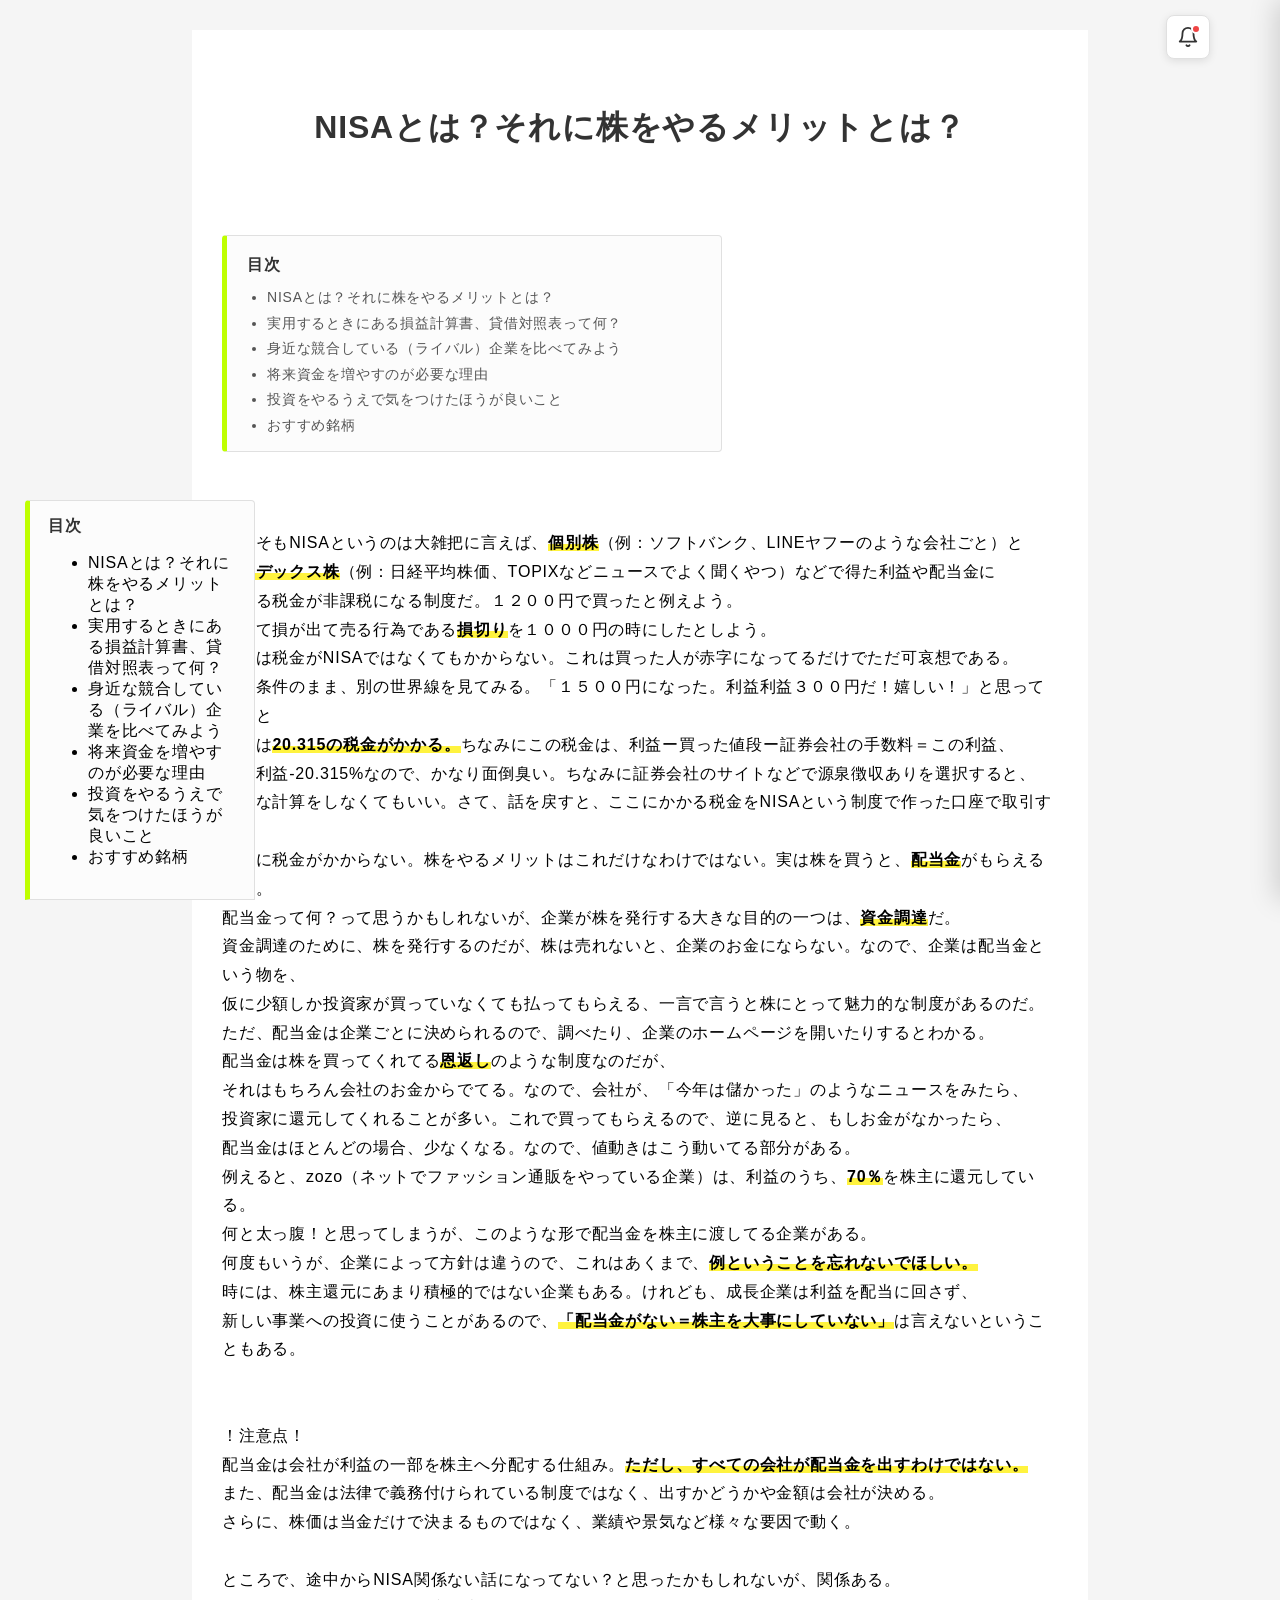
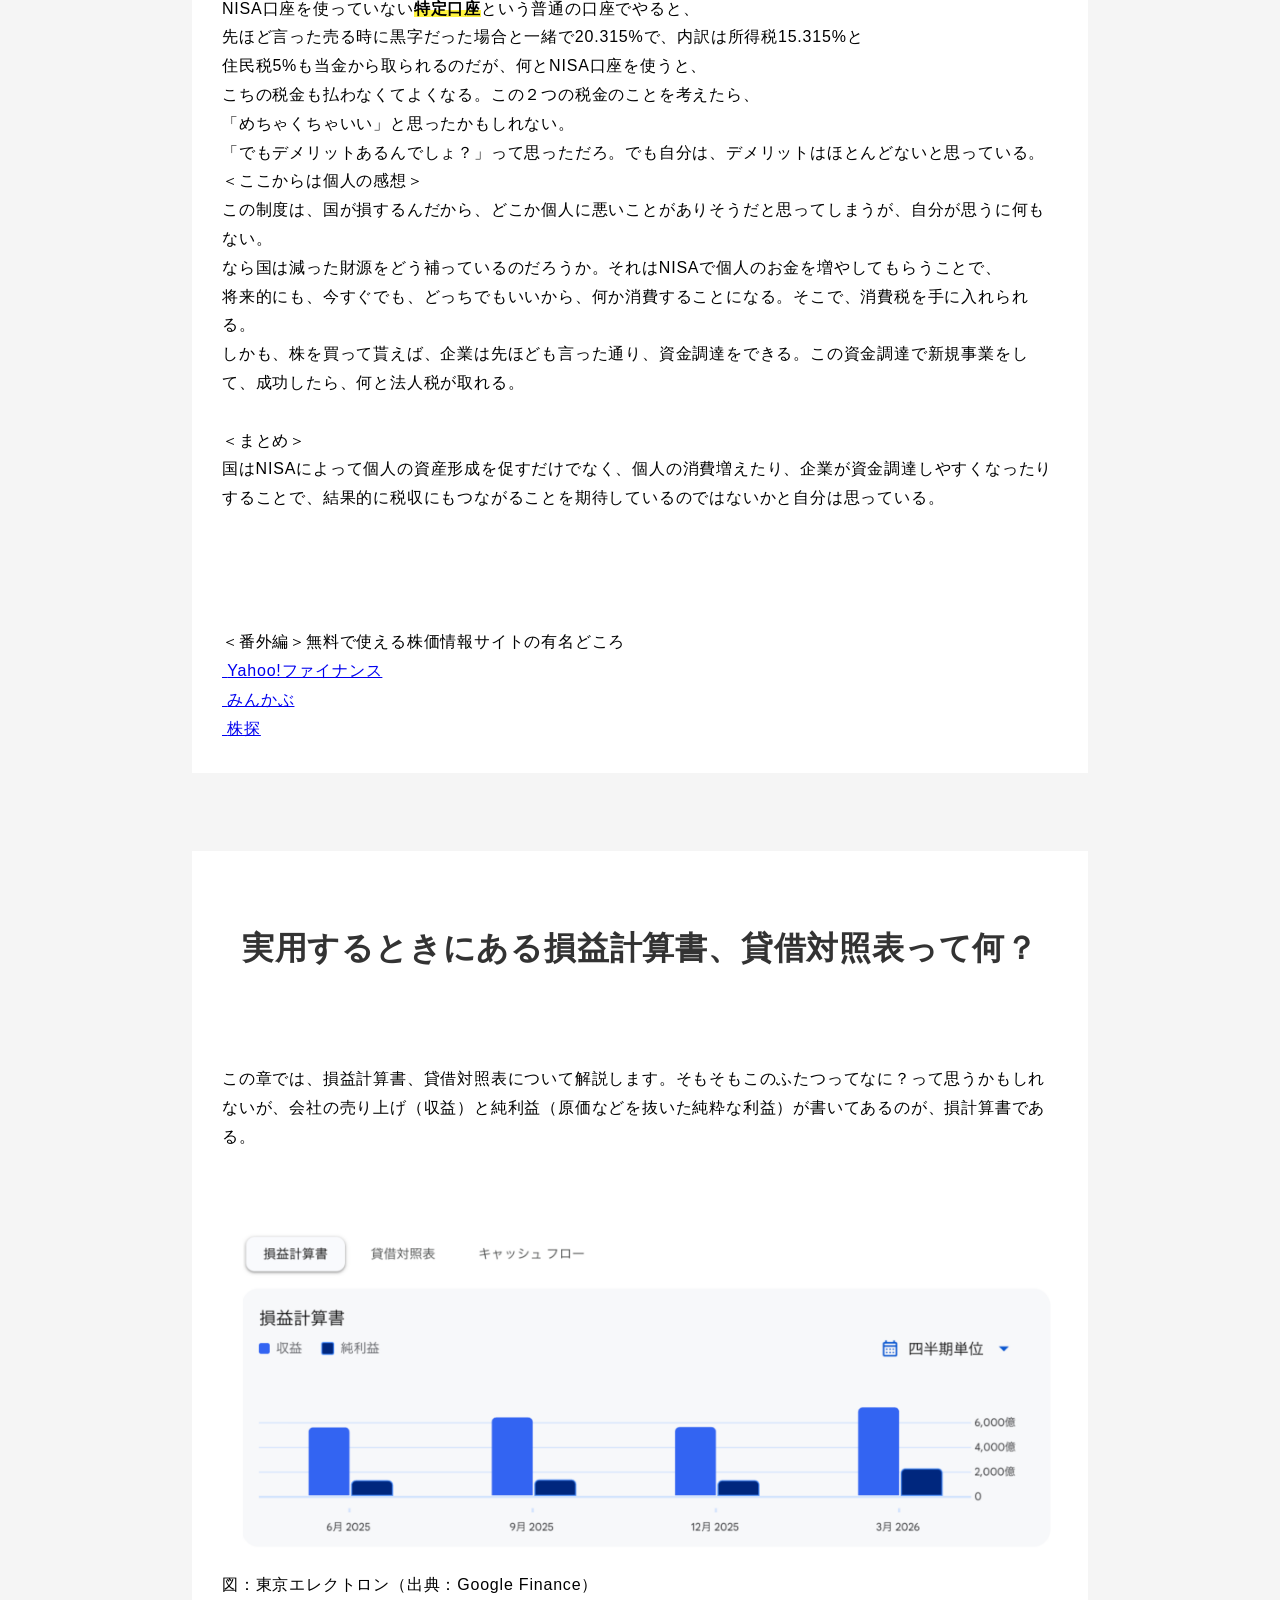
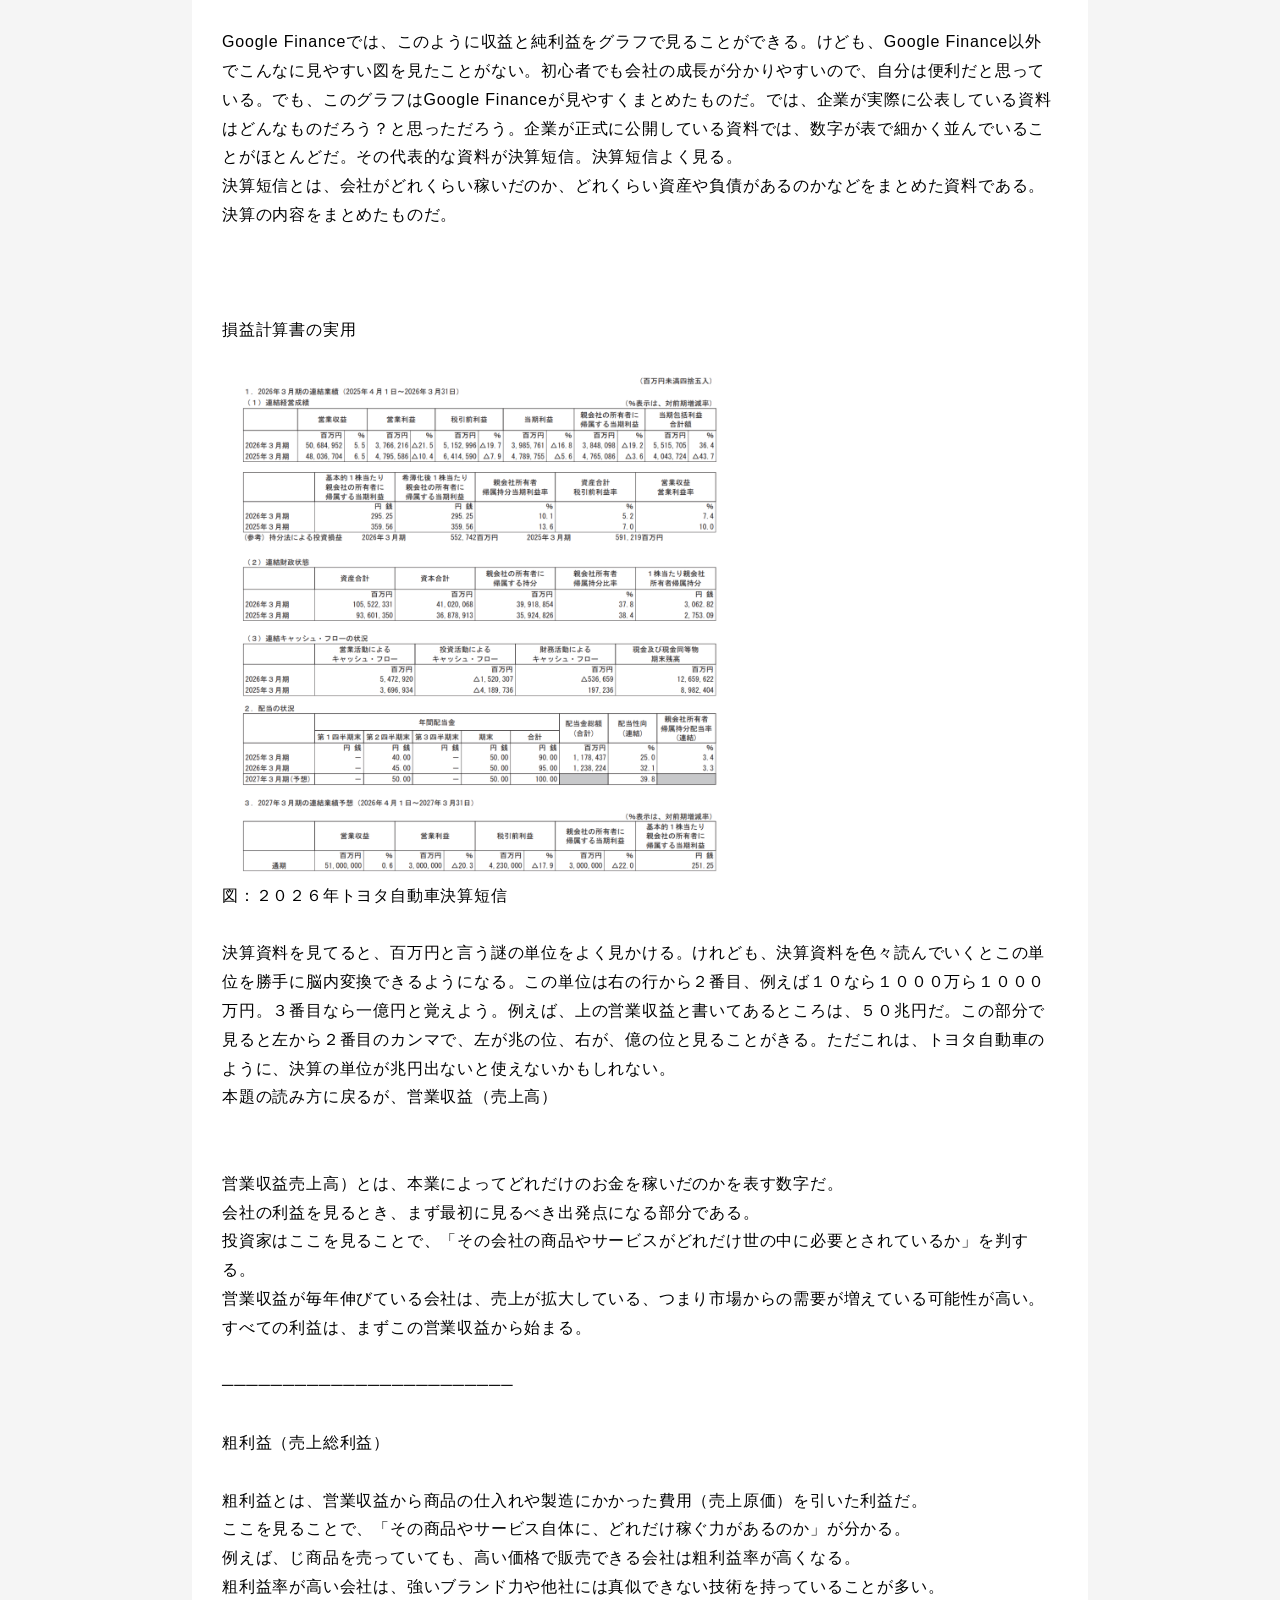
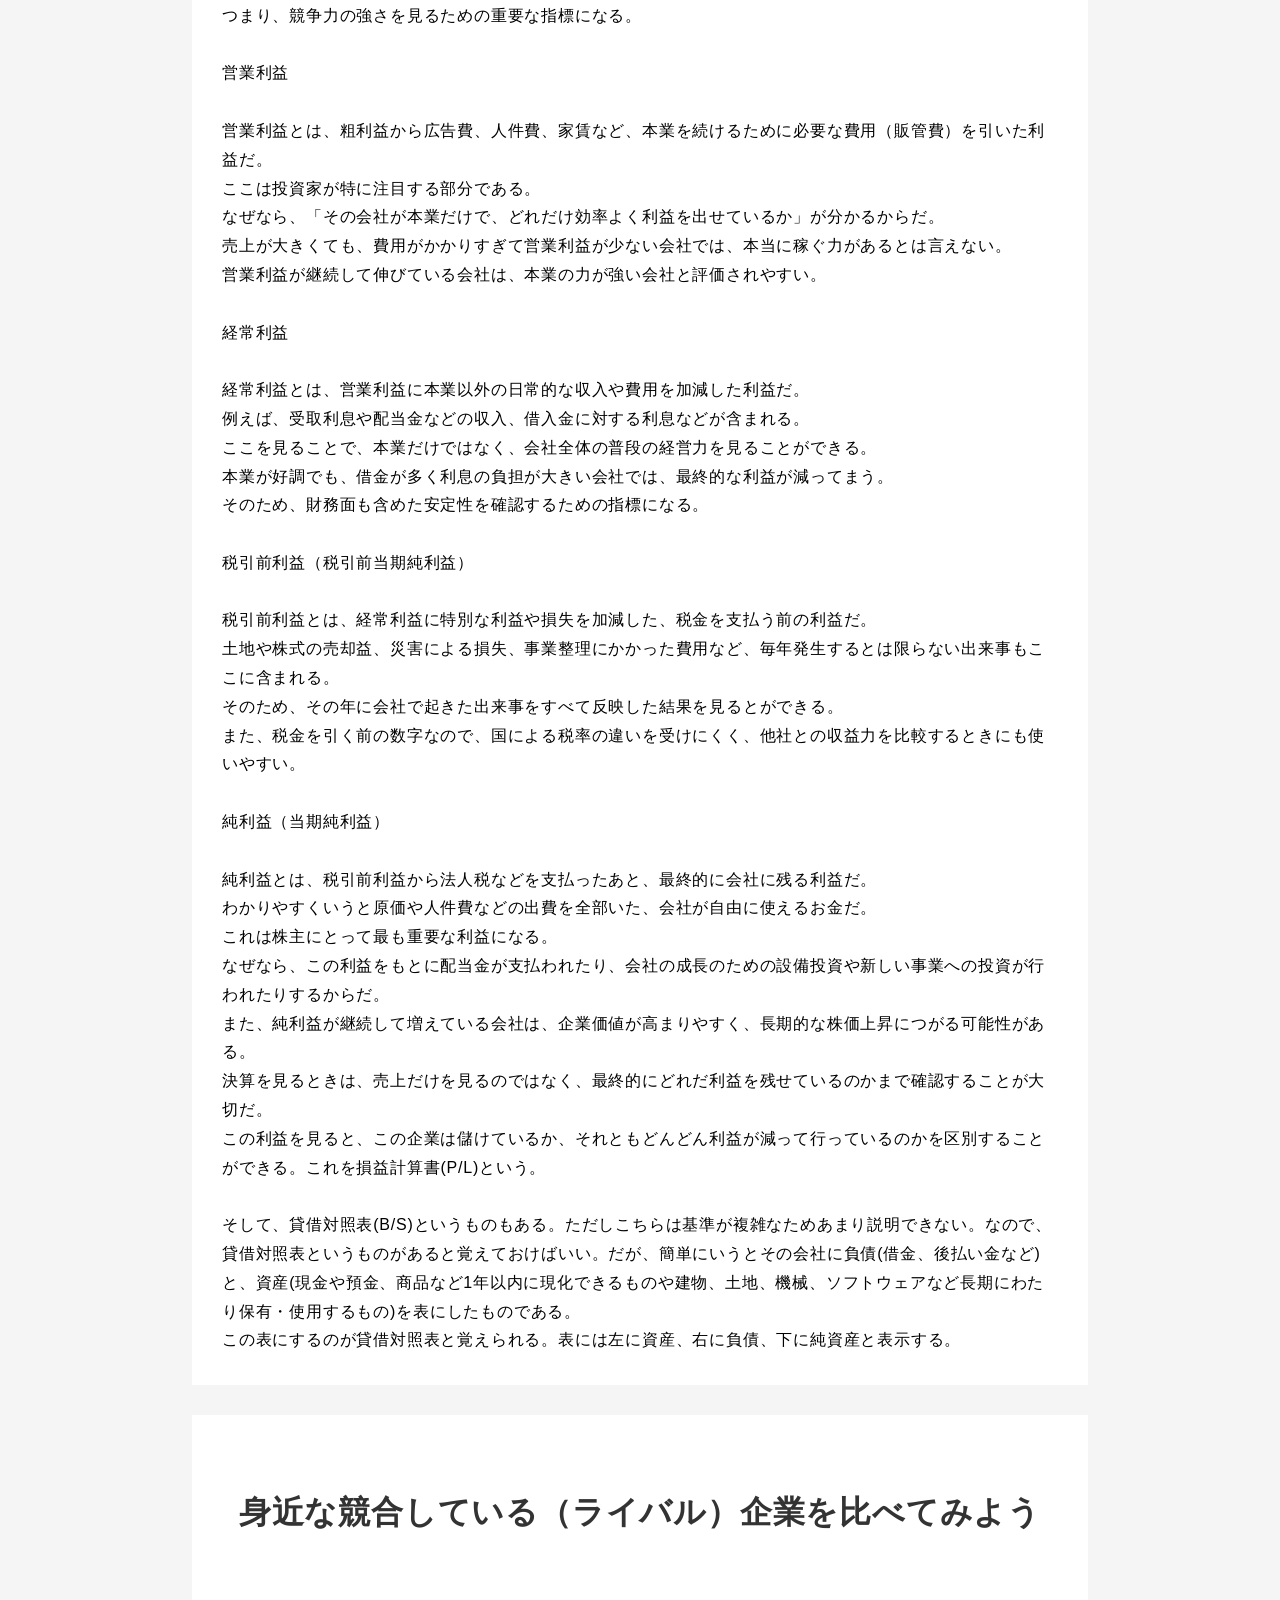
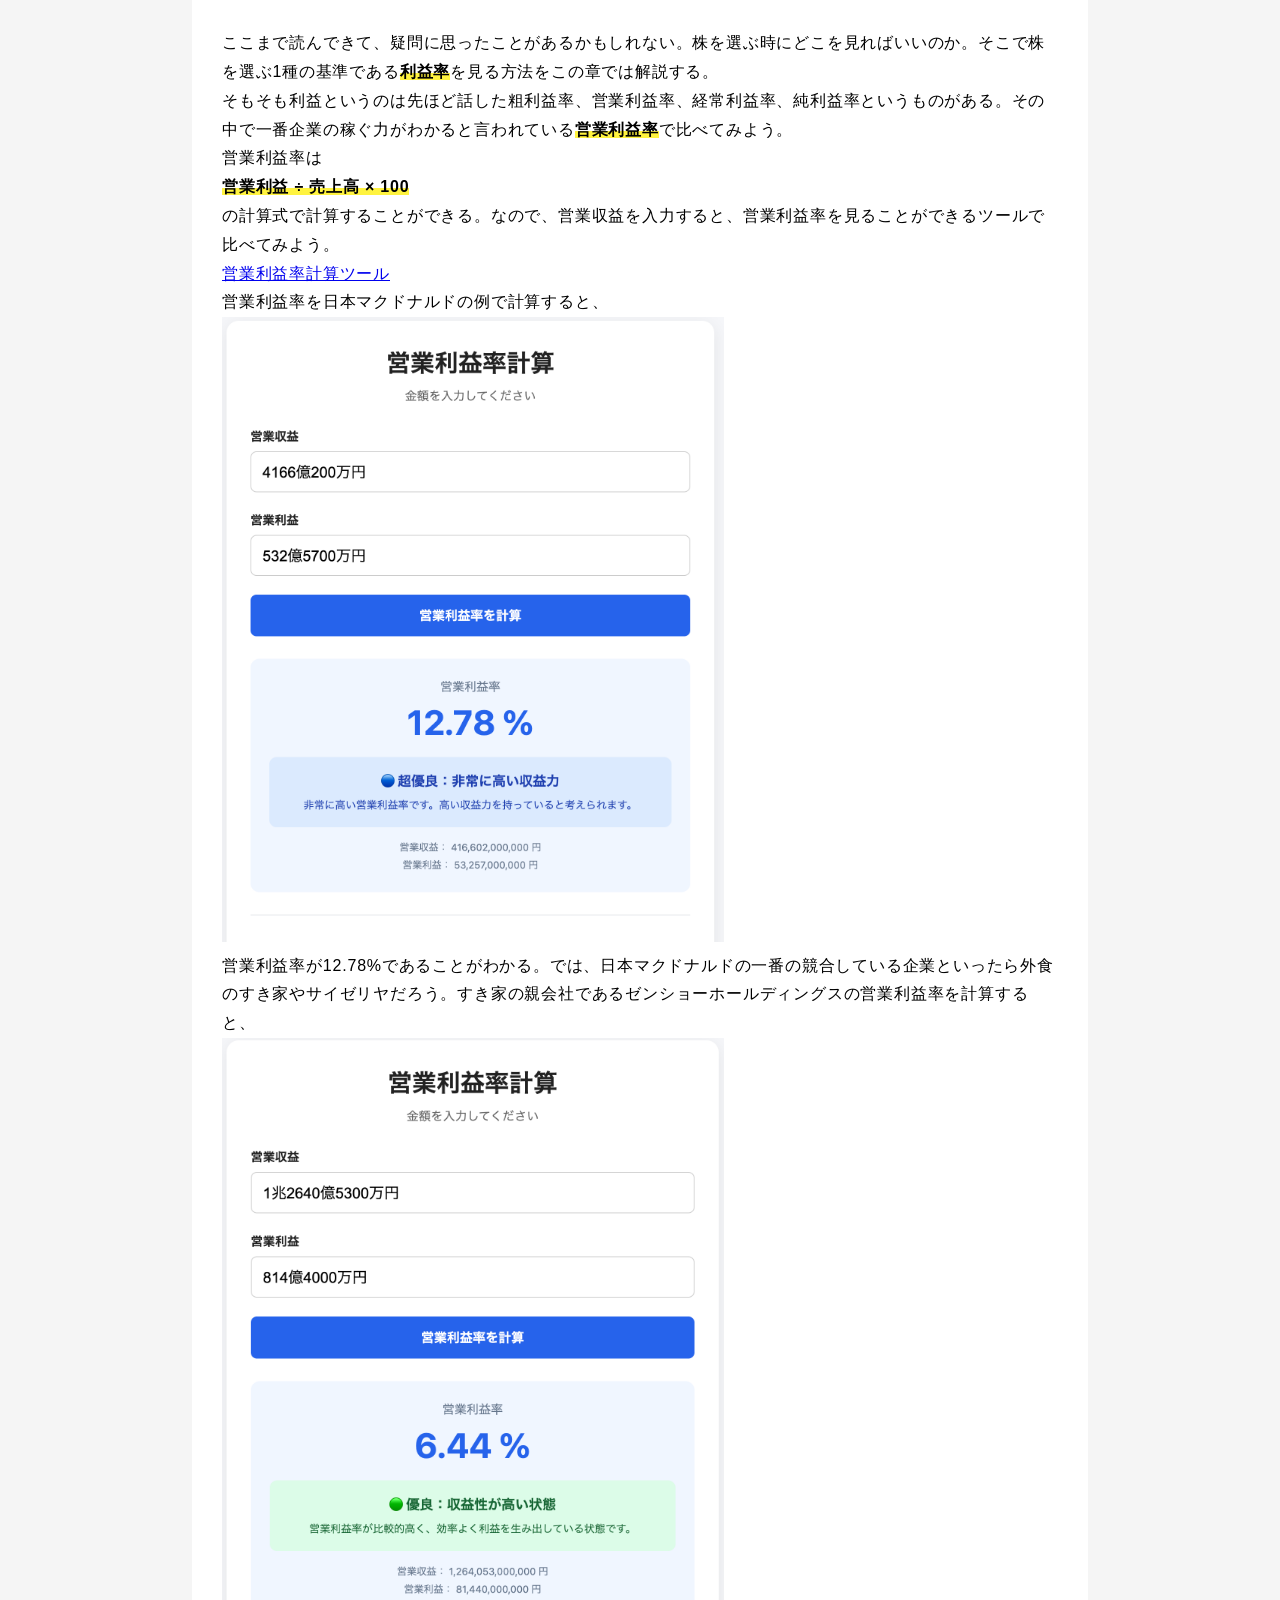
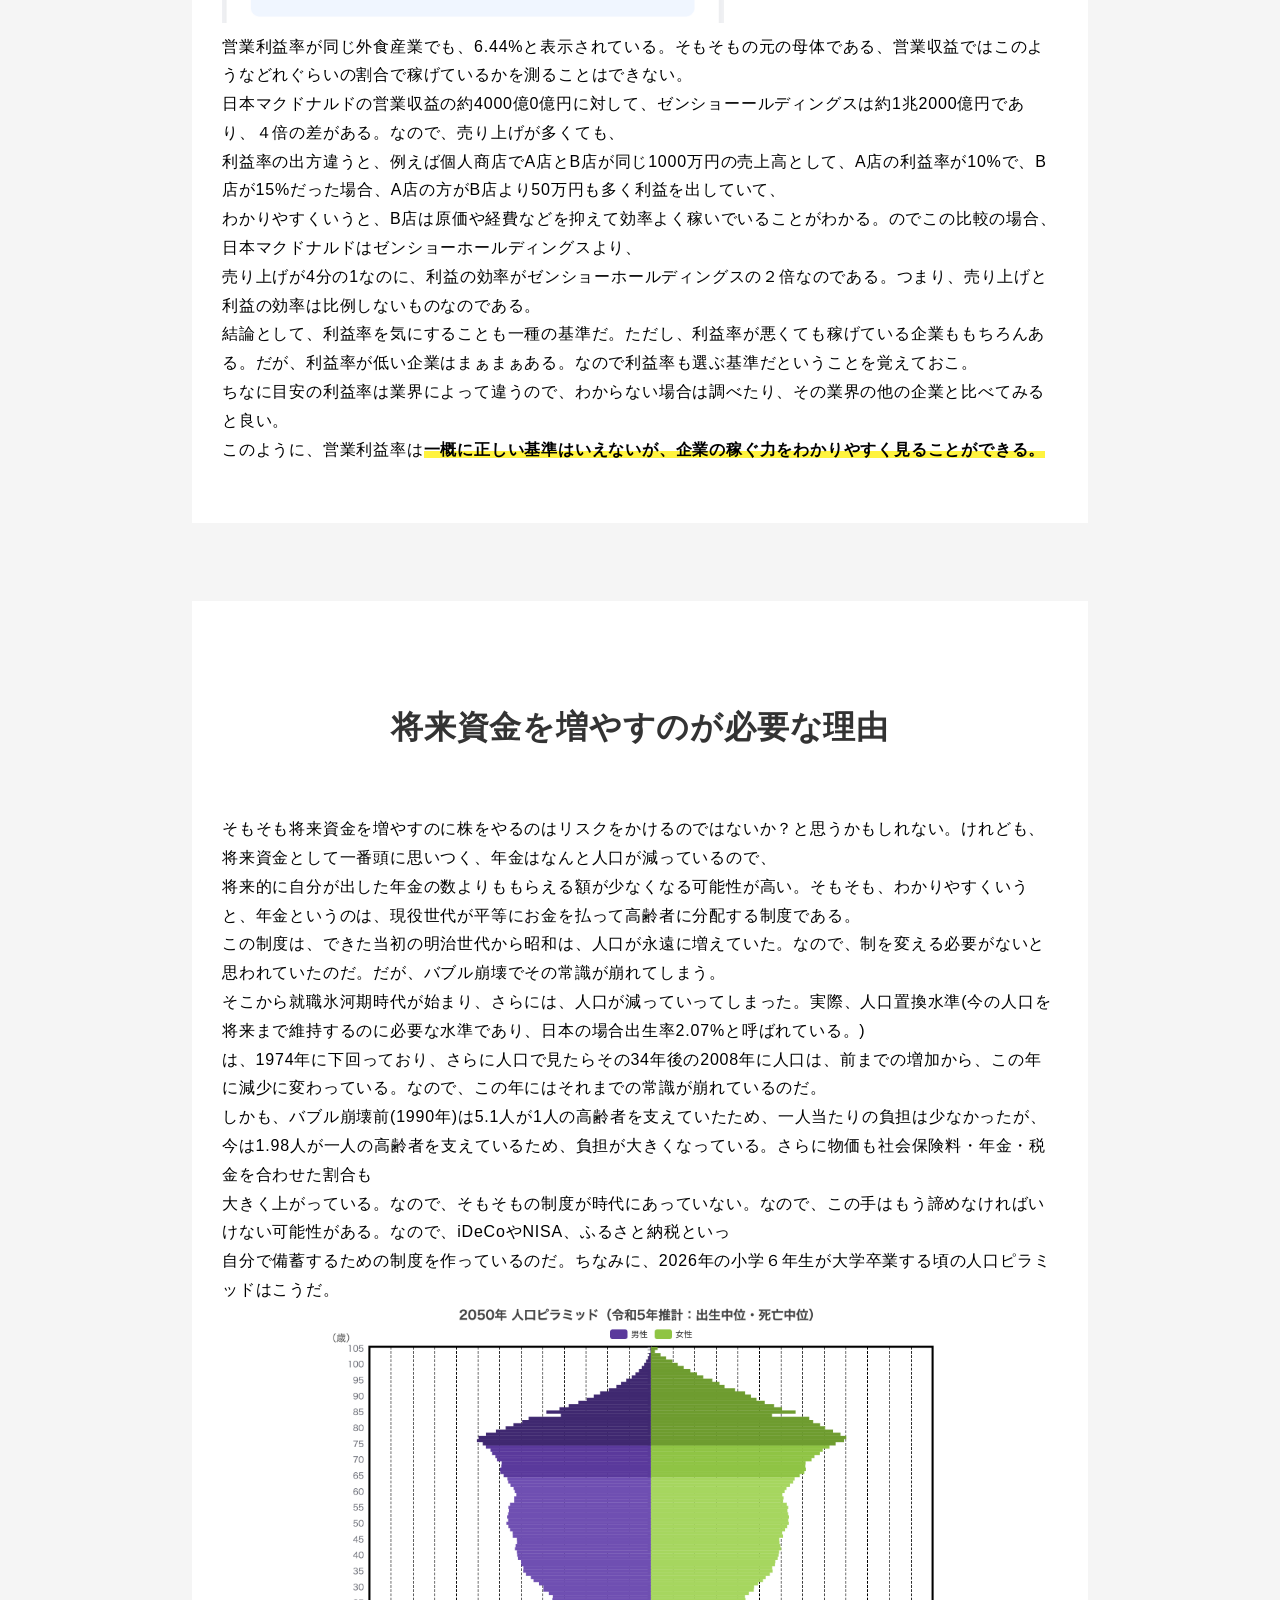
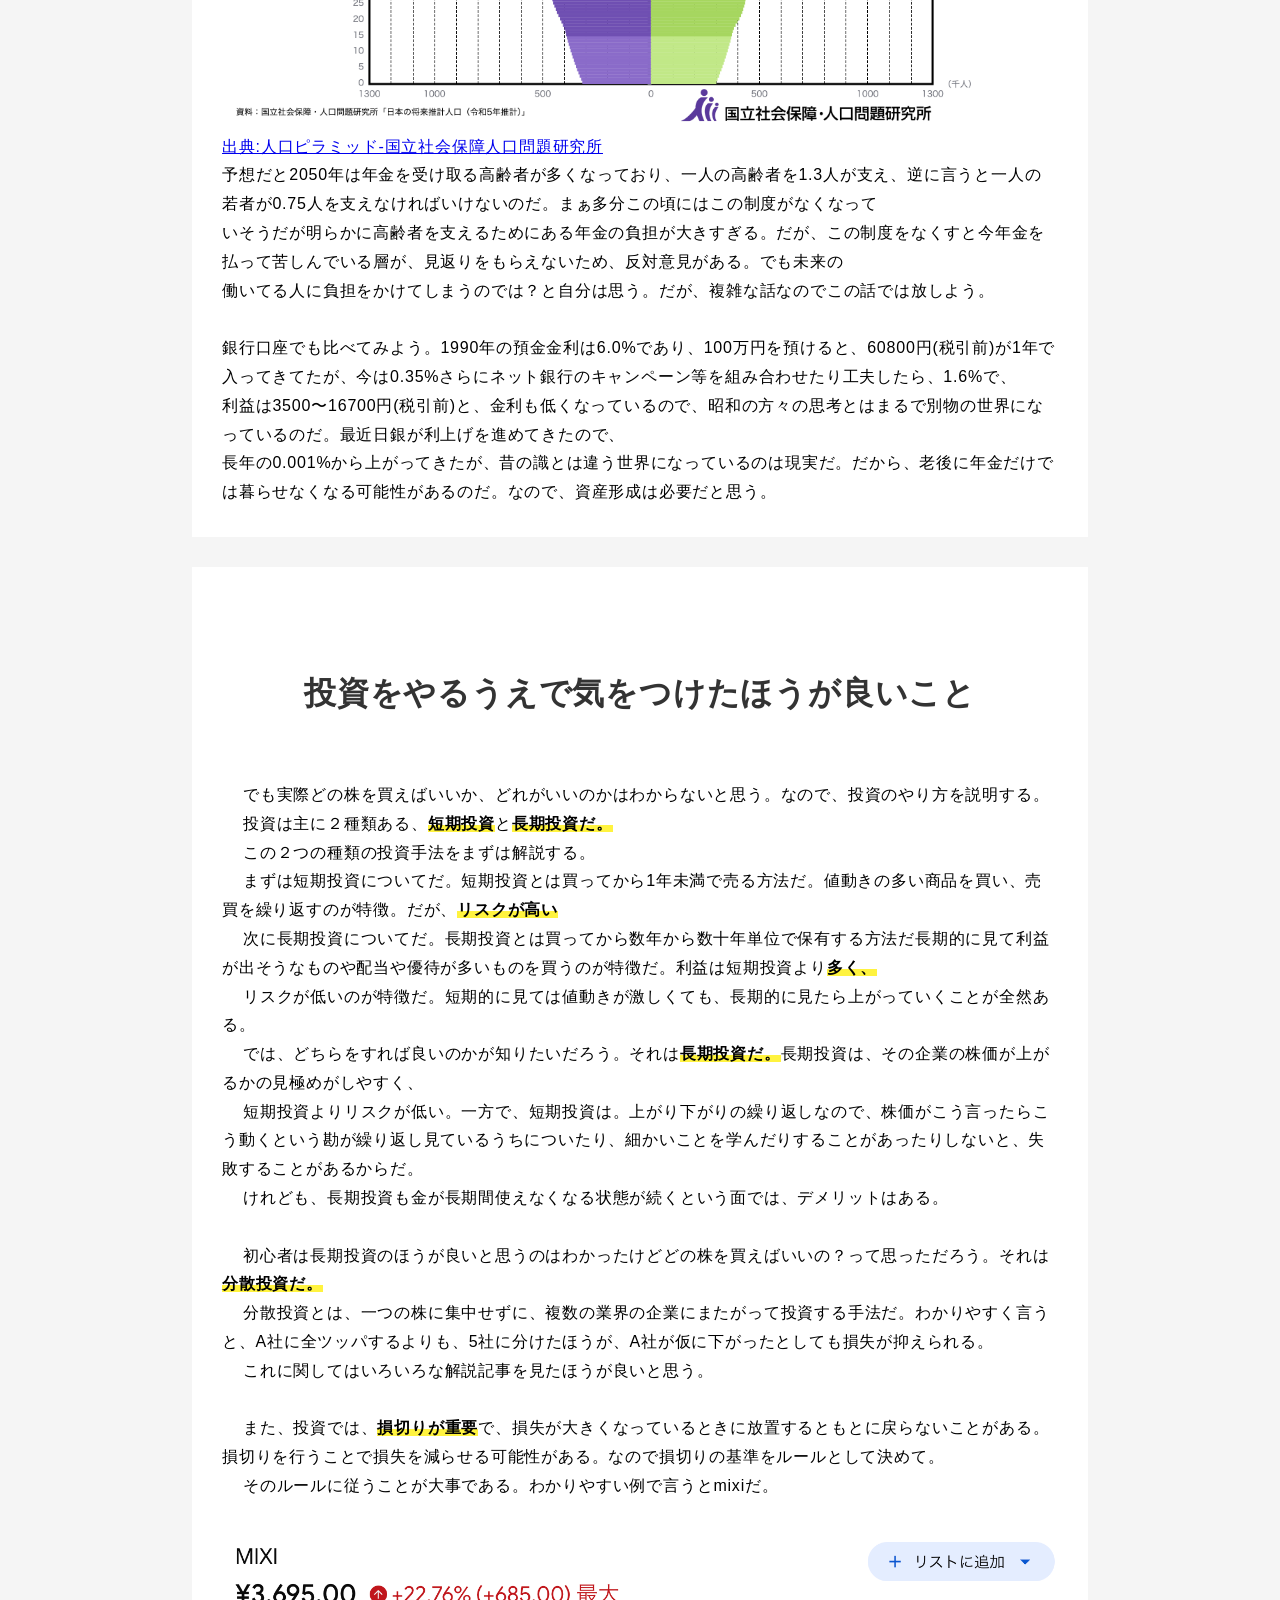
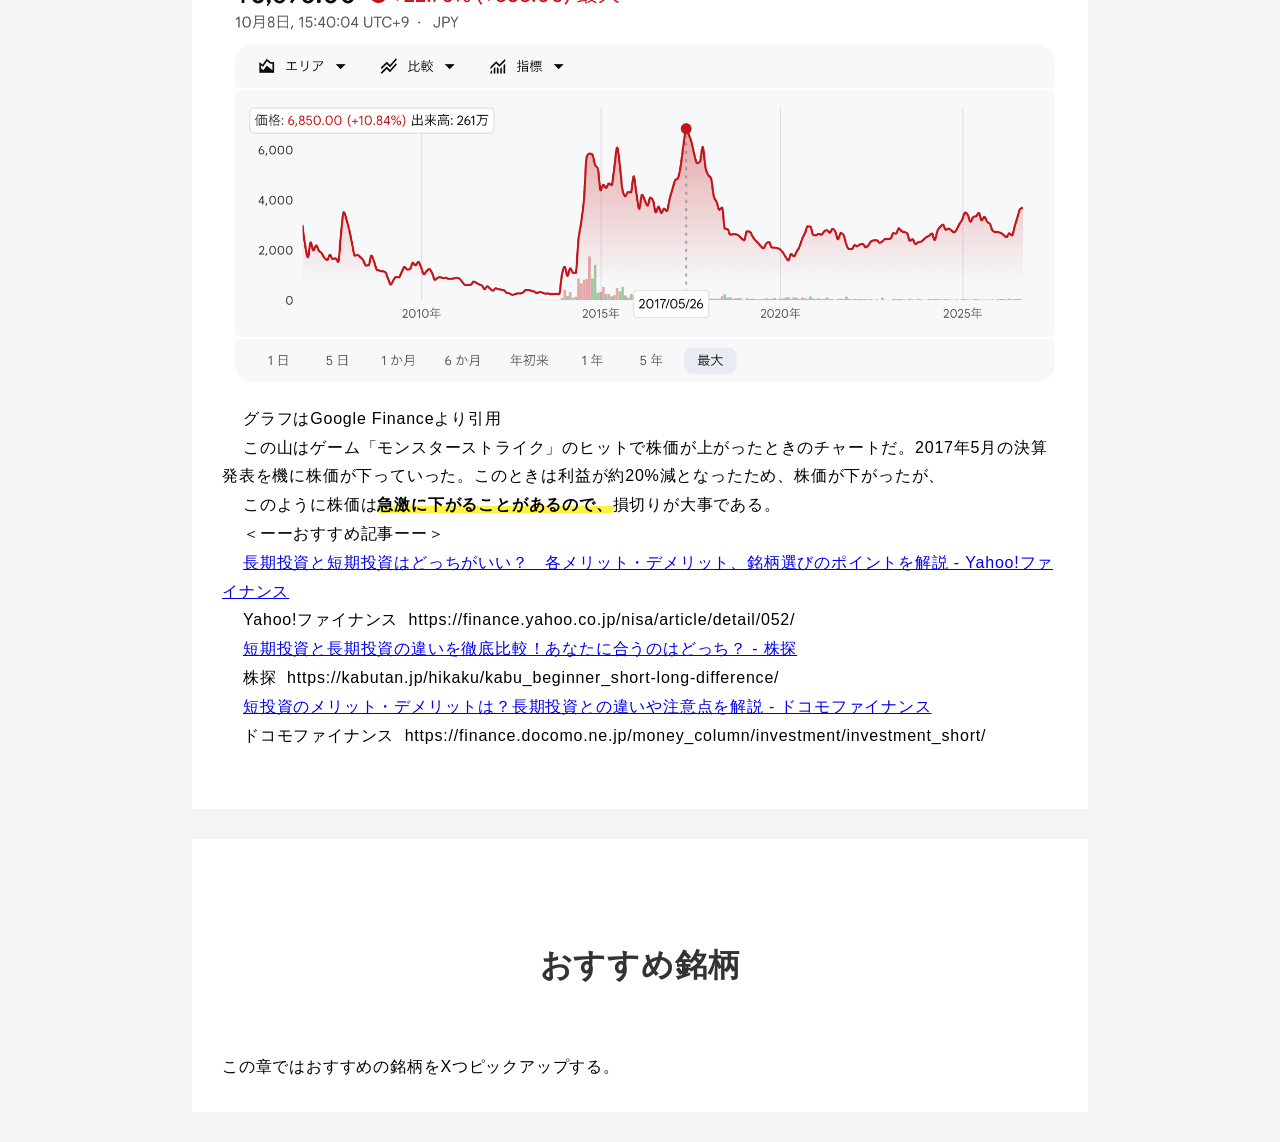
<file: index.html>
<!DOCTYPE html>
<html lang="ja">
<head>
    <link rel="stylesheet" href="style.css">
    <meta charset="UTF-8">
    <meta name="viewport" content="width=device-width, initial-scale=1.0">
    <title>自由研究2026</title>
    <link rel="icon" href="img/favicon.svg" type="image/svg+xml">
</head>
<body>

<!-- PC用通知ベルアイコン -->
<button class="notice-bell" id="noticeBell" aria-label="お知らせ">
    <svg xmlns="http://www.w3.org/2000/svg" width="22" height="22" viewBox="0 0 24 24" fill="none" stroke="currentColor" stroke-width="2" stroke-linecap="round" stroke-linejoin="round"><path d="M6 8a6 6 0 0 1 12 0c0 7 3 9 3 9H3s3-2 3-9"/><path d="M10.3 21a1.94 1.94 0 0 0 3.4 0"/></svg>
    <span class="notice-dot" id="noticeDot"></span>
</button>

<!-- PC用お知らせドロップダウン -->
<div class="notice-dropdown" id="noticeDropdown">
    <div class="notice-dropdown-header">
        <p class="notice-dropdown-title">お知らせ</p>
        <button class="notice-close-btn" id="noticeCloseBtn" aria-label="閉じる">×</button>
    </div>
    <ul class="notice-list" id="noticeList"></ul>
</div>
<div class="notice-overlay" id="noticeOverlay"></div>

<!-- スマホ用ハンバーガーメニューボタン -->
<button class="hamburger" id="hamburgerBtn" aria-label="目次を開く">
    <span></span>
    <span></span>
    <span></span>
    <span class="hamburger-label">目次</span>
</button>

<!-- スマホ用目次パネル -->
<div class="mobile-menu" id="mobileMenu">
    <div class="mobile-menu-header">
        <p class="toc-title">目次</p>
        <button class="close-btn" id="closeMenuBtn" aria-label="目次を閉じる">×</button>
    </div>
    <ul></ul>
    <div class="mobile-notice-section">
        <p class="mobile-notice-title">お知らせ</p>
        <ul class="mobile-notice-list" id="mobileNoticeList"></ul>
    </div>
</div>
<div class="menu-overlay" id="menuOverlay"></div>

<!-- スクロール時に表示する固定目次（PCのみ） -->
<div class="floating-toc" id="floatingToc">
    <p class="toc-title">目次</p>
    <ul></ul>
</div>

<script src="script.js"></script>

<div class="text-box">
<h1 id="nisa-toha">NISAとは？それに株をやるメリットとは？</h1>
<div class="toc-box"></div>

そもそもNISAというのは大雑把に言えば、<strong>個別株</strong>（例：ソフトバンク、LINEヤフーのような会社ごと）と
<strong>インデックス株</strong>（例：日経平均株価、TOPIXなどニュースでよく聞くやつ）などで得た利益や配当金に
かかる税金が非課税になる制度だ。１２００円で買ったと例えよう。
そして損が出て売る行為である<strong>損切り</strong>を１０００円の時にしたとしよう。
これは税金がNISAではなくてもかからない。これは買った人が赤字になってるだけでただ可哀想である。
この条件のまま、別の世界線を見てみる。「１５００円になった。利益利益３００円だ！嬉しい！」と思って売ると
通常は<strong>20.315の税金がかかる。</strong>ちなみにこの税金は、利益ー買った値段ー証券会社の手数料＝この利益、
この利益-20.315%なので、かなり面倒臭い。ちなみに証券会社のサイトなどで源泉徴収ありを選択すると、
面倒な計算をしなくてもいい。さて、話を戻すと、ここにかかる税金をNISAという制度で作った口座で取引すると
利益に税金がかからない。株をやるメリットはこれだけなわけではない。実は株を買うと、<strong>配当金</strong>がもらえるのだ。
配当金って何？って思うかもしれないが、企業が株を発行する大きな目的の一つは、<strong>資金調達</strong>だ。
資金調達のために、株を発行するのだが、株は売れないと、企業のお金にならない。なので、企業は配当金という物を、
仮に少額しか投資家が買っていなくても払ってもらえる、一言で言うと株にとって魅力的な制度があるのだ。
ただ、配当金は企業ごとに決められるので、調べたり、企業のホームページを開いたりするとわかる。
配当金は株を買ってくれてる<strong>恩返し</strong>のような制度なのだが、
それはもちろん会社のお金からでてる。なので、会社が、「今年は儲かった」のようなニュースをみたら、
投資家に還元してくれることが多い。これで買ってもらえるので、逆に見ると、もしお金がなかったら、
配当金はほとんどの場合、少なくなる。なので、値動きはこう動いてる部分がある。
例えると、zozo（ネットでファッション通販をやっている企業）は、利益のうち、<strong>70％</strong>を株主に還元している。
何と太っ腹！と思ってしまうが、このような形で配当金を株主に渡してる企業がある。
何度もいうが、企業によって方針は違うので、これはあくまで、<strong>例ということを忘れないでほしい。</strong>
時には、株主還元にあまり積極的ではない企業もある。けれども、成長企業は利益を配当に回さず、
新しい事業への投資に使うことがあるので、<strong>「配当金がない＝株主を大事にしていない」</strong>は言えないということもある。


！注意点！
配当金は会社が利益の一部を株主へ分配する仕組み。<strong>ただし、すべての会社が配当金を出すわけではない。</strong>
また、配当金は法律で義務付けられている制度ではなく、出すかどうかや金額は会社が決める。
さらに、株価は当金だけで決まるものではなく、業績や景気など様々な要因で動く。

ところで、途中からNISA関係ない話になってない？と思ったかもしれないが、関係ある。
NISA口座を使っていない<strong>特定口座</strong>という普通の口座でやると、
先ほど言った売る時に黒字だった場合と一緒で20.315%で、内訳は所得税15.315%と
住民税5%も当金から取られるのだが、何とNISA口座を使うと、
こちの税金も払わなくてよくなる。この２つの税金のことを考えたら、
「めちゃくちゃいい」と思ったかもしれない。
「でもデメリットあるんでしょ？」って思っただろ。でも自分は、デメリットはほとんどないと思っている。
＜ここからは個人の感想＞
この制度は、国が損するんだから、どこか個人に悪いことがありそうだと思ってしまうが、自分が思うに何もない。
なら国は減った財源をどう補っているのだろうか。それはNISAで個人のお金を増やしてもらうことで、
将来的にも、今すぐでも、どっちでもいいから、何か消費することになる。そこで、消費税を手に入れられる。
しかも、株を買って貰えば、企業は先ほども言った通り、資金調達をできる。この資金調達で新規事業をして、成功したら、何と法人税が取れる。

＜まとめ＞
国はNISAによって個人の資産形成を促すだけでなく、個人の消費増えたり、企業が資金調達しやすくなったり
することで、結果的に税収にもつながることを期待しているのではないかと自分は思っている。




＜番外編＞無料で使える株価情報サイトの有名どころ
<a href="https://finance.yahoo.co.jp" target="_blank" rel="noopener noreferrer"> Yahoo!ファイナンス</a>
<a href="https://minkabu.jp" target="_blank" rel="noopener noreferrer"> みんかぶ</a>
<a href="https://kabutan.jp" target="_blank" rel="noopener noreferrer"> 株探</a>
</div>
<br>
<div class="text-box">
<h1 id="sonneki-taisyaku">実用するときにある損益計算書、貸借対照表って何？</h1>

この章では、損益計算書、貸借対照表について解説します。そもそもこのふたつってなに？って思うかもしれないが、会社の売り上げ（収益）と純利益（原価などを抜いた純粋な利益）が書いてあるのが、損計算書である。


<img src="img/googlefinance.png" alt="Google Finance TEL data" class="article-img">
図：東京エレクトロン（出典：Google Finance）

Google Financeでは、このように収益と純利益をグラフで見ることができる。けども、Google Finance以外でこんなに見やすい図を見たことがない。初心者でも会社の成長が分かりやすいので、自分は便利だと思っている。でも、このグラフはGoogle Financeが見やすくまとめたものだ。では、企業が実際に公表している資料はどんなものだろう？と思っただろう。企業が正式に公開している資料では、数字が表で細かく並んでいることがほとんどだ。その代表的な資料が決算短信。決算短信よく見る。
決算短信とは、会社がどれくらい稼いだのか、どれくらい資産や負債があるのかなどをまとめた資料である。決算の内容をまとめたものだ。



損益計算書の実用

<img src="img/toyota-deta.png" alt="トヨタ自動車決算短信" class="toyota-img">
図：２０２６年トヨタ自動車決算短信

決算資料を見てると、百万円と言う謎の単位をよく見かける。けれども、決算資料を色々読んでいくとこの単位を勝手に脳内変換できるようになる。この単位は右の行から２番目、例えば１０なら１０００万ら１０００万円。３番目なら一億円と覚えよう。例えば、上の営業収益と書いてあるところは、５０兆円だ。この部分で見ると左から２番目のカンマで、左が兆の位、右が、億の位と見ることがきる。ただこれは、トヨタ自動車のように、決算の単位が兆円出ないと使えないかもしれない。
本題の読み方に戻るが、営業収益（売上高）


営業収益売上高）とは、本業によってどれだけのお金を稼いだのかを表す数字だ。
会社の利益を見るとき、まず最初に見るべき出発点になる部分である。
投資家はここを見ることで、「その会社の商品やサービスがどれだけ世の中に必要とされているか」を判する。
営業収益が毎年伸びている会社は、売上が拡大している、つまり市場からの需要が増えている可能性が高い。
すべての利益は、まずこの営業収益から始まる。

────────────────────────

粗利益（売上総利益）

粗利益とは、営業収益から商品の仕入れや製造にかかった費用（売上原価）を引いた利益だ。
ここを見ることで、「その商品やサービス自体に、どれだけ稼ぐ力があるのか」が分かる。
例えば、じ商品を売っていても、高い価格で販売できる会社は粗利益率が高くなる。
粗利益率が高い会社は、強いブランド力や他社には真似できない技術を持っていることが多い。
つまり、競争力の強さを見るための重要な指標になる。

営業利益

営業利益とは、粗利益から広告費、人件費、家賃など、本業を続けるために必要な費用（販管費）を引いた利益だ。
ここは投資家が特に注目する部分である。
なぜなら、「その会社が本業だけで、どれだけ効率よく利益を出せているか」が分かるからだ。
売上が大きくても、費用がかかりすぎて営業利益が少ない会社では、本当に稼ぐ力があるとは言えない。
営業利益が継続して伸びている会社は、本業の力が強い会社と評価されやすい。

経常利益

経常利益とは、営業利益に本業以外の日常的な収入や費用を加減した利益だ。
例えば、受取利息や配当金などの収入、借入金に対する利息などが含まれる。
ここを見ることで、本業だけではなく、会社全体の普段の経営力を見ることができる。
本業が好調でも、借金が多く利息の負担が大きい会社では、最終的な利益が減ってまう。
そのため、財務面も含めた安定性を確認するための指標になる。

税引前利益（税引前当期純利益）

税引前利益とは、経常利益に特別な利益や損失を加減した、税金を支払う前の利益だ。
土地や株式の売却益、災害による損失、事業整理にかかった費用など、毎年発生するとは限らない出来事もここに含まれる。
そのため、その年に会社で起きた出来事をすべて反映した結果を見るとができる。
また、税金を引く前の数字なので、国による税率の違いを受けにくく、他社との収益力を比較するときにも使いやすい。

純利益（当期純利益）

純利益とは、税引前利益から法人税などを支払ったあと、最終的に会社に残る利益だ。
わかりやすくいうと原価や人件費などの出費を全部いた、会社が自由に使えるお金だ。
これは株主にとって最も重要な利益になる。
なぜなら、この利益をもとに配当金が支払われたり、会社の成長のための設備投資や新しい事業への投資が行われたりするからだ。
また、純利益が継続して増えている会社は、企業価値が高まりやすく、長期的な株価上昇につがる可能性がある。
決算を見るときは、売上だけを見るのではなく、最終的にどれだ利益を残せているのかまで確認することが大切だ。
この利益を見ると、この企業は儲けているか、それともどんどん利益が減って行っているのかを区別することができる。これを損益計算書(P/L)という。

そして、貸借対照表(B/S)というものもある。ただしこちらは基準が複雑なためあまり説明できない。なので、貸借対照表というものがあると覚えておけばいい。だが、簡単にいうとその会社に負債(借金、後払い金など)と、資産(現金や預金、商品など1年以内に現化できるものや建物、土地、機械、ソフトウェアなど長期にわたり保有・使用するもの)を表にしたものである。
この表にするのが貸借対照表と覚えられる。表には左に資産、右に負債、下に純資産と表示する。
</div>

<div class="text-box">
<h1 id="kurabete-miyou">身近な競合している（ライバル）企業を比べてみよう</h1>

ここまで読んできて、疑問に思ったことがあるかもしれない。株を選ぶ時にどこを見ればいいのか。そこで株を選ぶ1種の基準である<strong>利益率</strong>を見る方法をこの章では解説する。
そもそも利益というのは先ほど話した粗利益率、営業利益率、経常利益率、純利益率というものがある。その中で一番企業の稼ぐ力がわかると言われている<strong>営業利益率</strong>で比べてみよう。
営業利益率は
<strong>営業利益 ÷ 売上高 × 100</strong>
の計算式で計算することができる。なので、営業収益を入力すると、営業利益率を見ることができるツールで比べてみよう。
<a href="tool.html">営業利益率計算ツール</a>
営業利益率を日本マクドナルドの例で計算すると、
<img src="img/Mcdonald.png" alt="日本マクドナルドで試した時の画面" class="toyota-img">
営業利益率が12.78%であることがわかる。では、日本マクドナルドの一番の競合している企業といったら外食のすき家やサイゼリヤだろう。すき家の親会社であるゼンショーホールディングスの営業利益率を計算すると、
<img src="img/zensho-h.png" alt="ゼンショーールディングスで試した時の画面" class="toyota-img">
営業利益率が同じ外食産業でも、6.44%と表示されている。そもそもの元の母体である、営業収益ではこのようなどれぐらいの割合で稼げているかを測ることはできない。
日本マクドナルドの営業収益の約4000億0億円に対して、ゼンショーールディングスは約1兆2000億円であり、４倍の差がある。なので、売り上げが多くても、
利益率の出方違うと、例えば個人商店でA店とB店が同じ1000万円の売上高として、A店の利益率が10%で、B店が15%だった場合、A店の方がB店より50万円も多く利益を出していて、
わかりやすくいうと、B店は原価や経費などを抑えて効率よく稼いでいることがわかる。のでこの比較の場合、日本マクドナルドはゼンショーホールディングスより、
売り上げが4分の1なのに、利益の効率がゼンショーホールディングスの２倍なのである。つまり、売り上げと利益の効率は比例しないものなのである。
結論として、利益率を気にすることも一種の基準だ。ただし、利益率が悪くても稼げている企業ももちろんある。だが、利益率が低い企業はまぁまぁある。なので利益率も選ぶ基準だということを覚えておこ。
ちなに目安の利益率は業界によって違うので、わからない場合は調べたり、その業界の他の企業と比べてみると良い。
このように、営業利益率は<strong>一概に正しい基準はいえないが、企業の稼ぐ力をわかりやすく見ることができる。</strong>

</div>
<br>
<div class="text-box">
    <h1 id="shourai-shikin">将来資金を増やすのが必要な理由</h1>
そもそも将来資金を増やすのに株をやるのはリスクをかけるのではないか？と思うかもしれない。けれども、将来資金として一番頭に思いつく、年金はなんと人口が減っているので、
将来的に自分が出した年金の数よりももらえる額が少なくなる可能性が高い。そもそも、わかりやすくいうと、年金というのは、現役世代が平等にお金を払って高齢者に分配する制度である。
この制度は、できた当初の明治世代から昭和は、人口が永遠に増えていた。なので、制を変える必要がないと思われていたのだ。だが、バブル崩壊でその常識が崩れてしまう。
そこから就職氷河期時代が始まり、さらには、人口が減っていってしまった。実際、人口置換水準(今の人口を将来まで維持するのに必要な水準であり、日本の場合出生率2.07%と呼ばれている。)
は、1974年に下回っており、さらに人口で見たらその34年後の2008年に人口は、前までの増加から、この年に減少に変わっている。なので、この年にはそれまでの常識が崩れているのだ。
しかも、バブル崩壊前(1990年)は5.1人が1人の高齢者を支えていたため、一人当たりの負担は少なかったが、今は1.98人が一人の高齢者を支えているため、負担が大きくなっている。さらに物価も社会保険料・年金・税金を合わせた割合も
大きく上がっている。なので、そもそもの制度が時代にあっていない。なので、この手はもう諦めなければいけない可能性がある。なので、iDeCoやNISA、ふるさと納税といっ
自分で備蓄するための制度を作っているのだ。ちなみに、2026年の小学６年生が大学卒業する頃の人口ピラミッドはこうだ。
<img src="img/population_pyramid.png" alt="2050年の人口ピラミッド" class="article-img">
<a href="https://www.ipss.go.jp/site-ad/TopPageData/pyramid/Pyramid_a.html" target="_blank" rel="noopener noreferrer">出典:人口ピラミッド-国立社会保障人口問題研究所</a>
予想だと2050年は年金を受け取る高齢者が多くなっており、一人の高齢者を1.3人が支え、逆に言うと一人の若者が0.75人を支えなければいけないのだ。まぁ多分この頃にはこの制度がなくなって
いそうだが明らかに高齢者を支えるためにある年金の負担が大きすぎる。だが、この制度をなくすと今年金を払って苦しんでいる層が、見返りをもらえないため、反対意見がある。でも未来の
働いてる人に負担をかけてしまうのでは？と自分は思う。だが、複雑な話なのでこの話では放しよう。

銀行口座でも比べてみよう。1990年の預金金利は6.0%であり、100万円を預けると、60800円(税引前)が1年で入ってきてたが、今は0.35%さらにネット銀行のキャンペーン等を組み合わせたり工夫したら、1.6%で、
利益は3500〜16700円(税引前)と、金利も低くなっているので、昭和の方々の思考とはまるで別物の世界になっているのだ。最近日銀が利上げを進めてきたので、
長年の0.001%から上がってきたが、昔の識とは違う世界になっているのは現実だ。だから、老後に年金だけでは暮らせなくなる可能性があるのだ。なので、資産形成は必要だと思う。
</div>

<div class="text-box">
    <h1 id="toushi-caution">投資をやるうえで気をつけたほうが良いこと</h1>
    でも実際どの株を買えばいいか、どれがいいのかはわからないと思う。なので、投資のやり方を説明する。
    投資は主に２種類ある、<strong>短期投資</strong>と<strong>長期投資だ。</strong>
    この２つの種類の投資手法をまずは解説する。
    まずは短期投資についてだ。短期投資とは買ってから1年未満で売る方法だ。値動きの多い商品を買い、売買を繰り返すのが特徴。だが、<strong>リスクが高い</strong>
    次に長期投資についてだ。長期投資とは買ってから数年から数十年単位で保有する方法だ長期的に見て利益が出そうなものや配当や優待が多いものを買うのが特徴だ。利益は短期投資より<strong>多く、</strong>
    リスクが低いのが特徴だ。短期的に見ては値動きが激しくても、長期的に見たら上がっていくことが全然ある。
    では、どちらをすれば良いのかが知りたいだろう。それは<strong>長期投資だ。</strong>長期投資は、その企業の株価が上がるかの見極めがしやすく、
    短期投資よりリスクが低い。一方で、短期投資は。上がり下がりの繰り返しなので、株価がこう言ったらこう動くという勘が繰り返し見ているうちについたり、細かいことを学んだりすることがあったりしないと、失敗することがあるからだ。
    けれども、長期投資も金が長期間使えなくなる状態が続くという面では、デメリットはある。

    初心者は長期投資のほうが良いと思うのはわかったけどどの株を買えばいいの？って思っただろう。それは<strong>分散投資だ。</strong>
    分散投資とは、一つの株に集中せずに、複数の業界の企業にまたがって投資する手法だ。わかりやすく言うと、A社に全ツッパするよりも、5社に分けたほうが、A社が仮に下がったとしても損失が抑えられる。
    これに関してはいろいろな解説記事を見たほうが良いと思う。

    また、投資では、<strong>損切りが重要</strong>で、損失が大きくなっているときに放置するともとに戻らないことがある。損切りを行うことで損失を減らせる可能性がある。なので損切りの基準をルールとして決めて。
    そのルールに従うことが大事である。わかりやすい例で言うとmixiだ。
    <img src="/img/mixi-chart.png" alt="Mixiの株価チャート" class="article-img">
    グラフはGoogle Financeより引用
    この山はゲーム「モンスターストライク」のヒットで株価が上がったときのチャートだ。2017年5月の決算発表を機に株価が下っていった。このときは利益が約20%減となったため、株価が下がったが、
    このように株価は<strong>急激に下がることがあるので、</strong>損切りが大事である。
    ＜ーーおすすめ記事ーー＞
    <a href="https://finance.yahoo.co.jp/nisa/article/detail/052/" target="_blank" rel="noopener noreferrer">長期投資と短期投資はどっちがいい？　各メリット・デメリット、銘柄選びのポイントを解説 - Yahoo!ファイナンス</a>
    Yahoo!ファイナンス  https://finance.yahoo.co.jp/nisa/article/detail/052/
    <a href="https://kabutan.jp/hikaku/kabu_beginner_short-long-difference/" target="_blank" rel="noopener noreferrer">短期投資と長期投資の違いを徹底比較！あなたに合うのはどっち？ - 株探</a>
    株探  https://kabutan.jp/hikaku/kabu_beginner_short-long-difference/
    <a href="https://finance.docomo.ne.jp/money_column/investment/investment_short/" target="_blank" rel="noopener noreferrer">短投資のメリット・デメリットは？長期投資との違いや注意点を解説 - ドコモファイナンス</a>
    ドコモファイナンス  https://finance.docomo.ne.jp/money_column/investment/investment_short/

</div>

<div class="text-box">
    <h1 id="osusume-meigara">おすすめ銘柄</h1>
この章ではおすすめの銘柄をXつピックアップする。
</div>
</body>
</html>
</file>
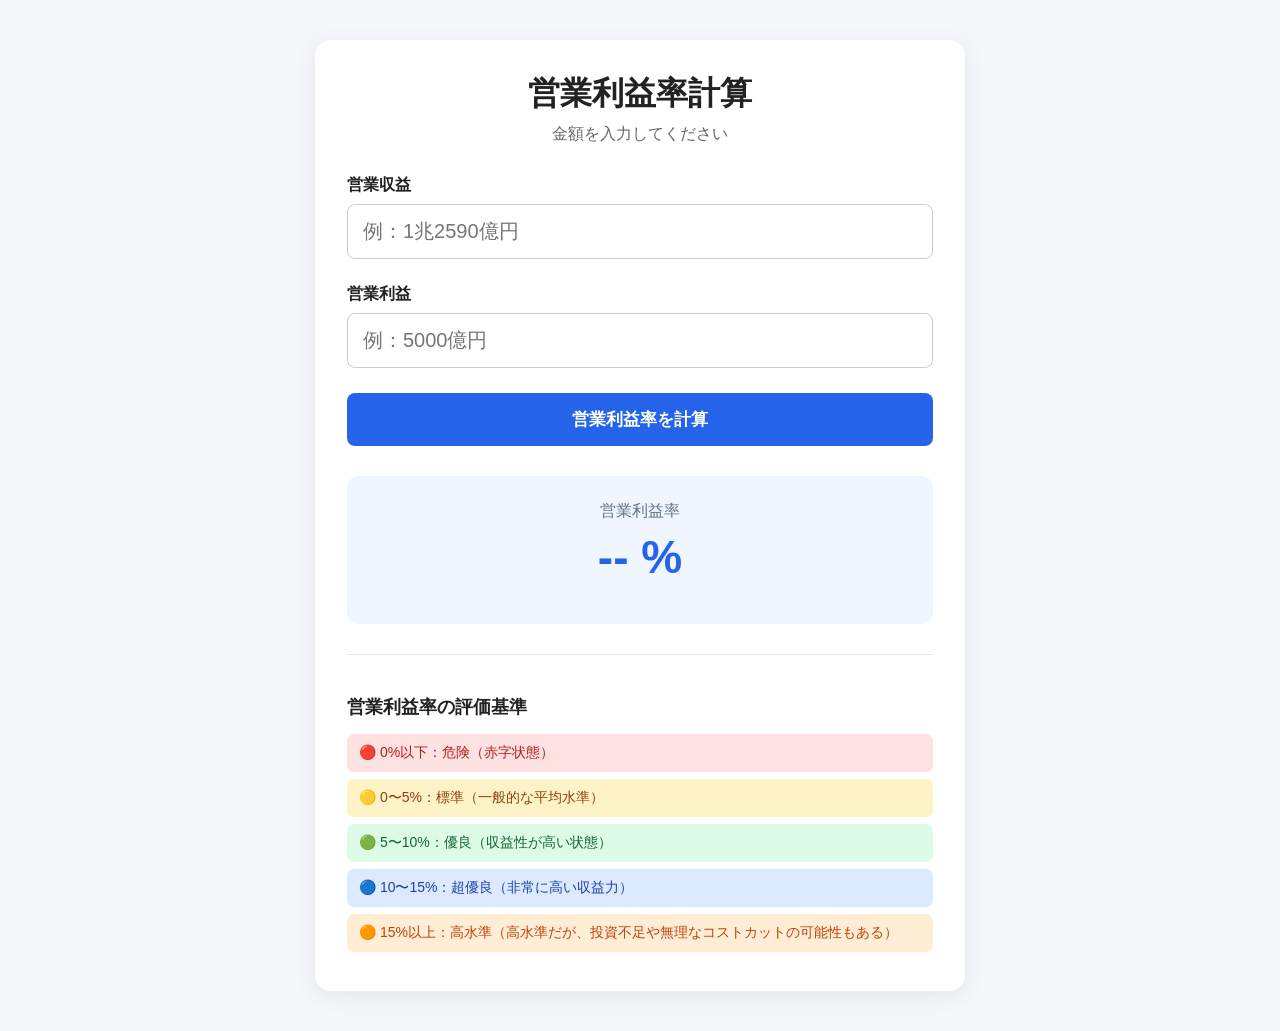
<file: tool.html>
<!DOCTYPE html>
<html lang="ja">
<head>
  <meta charset="UTF-8">
  <meta name="viewport" content="width=device-width, initial-scale=1.0">
  <link rel="stylesheet" href="tool.css">
  <link rel="icon" href="img/favicon.svg" type="image/svg+xml">
  <title>営業利益率計算ツール</title>
</head>

<body>

<div class="container">

  <div class="card">

    <h1>営業利益率計算</h1>

    <div class="description">
      金額を入力してください
    </div>


    <!-- 営業収益 -->
    <div class="input-group">

      <label for="revenue">
        営業収益
      </label>

      <input
        type="text"
        id="revenue"
        placeholder="例：1兆2590億円"
      >

    </div>


    <!-- 営業利益 -->
    <div class="input-group">

      <label for="profit">
        営業利益
      </label>

      <input
        type="text"
        id="profit"
        placeholder="例：5000億円"
      >

    </div>


    <button onclick="calculate()">
      営業利益率を計算
    </button>


    <div id="error" class="error"></div>


    <!-- 結果表示 -->
    <div class="result">

      <div class="result-title">
        営業利益率
      </div>

      <div id="result" class="result-number">
        -- %
      </div>


      <!-- 評価 -->
      <div
        id="evaluation"
        class="evaluation"
        style="display: none;"
      >

        <div id="evaluationTitle"></div>

        <div
          id="evaluationDescription"
          class="evaluation-description"
        ></div>

      </div>


      <!-- 円換算 -->
      <div
        id="converted"
        class="converted"
      >
        <div id="convertedRevenue"></div>
        <div id="convertedProfit"></div>
        <div id="convertedNote" style="color: #666; margin-top: 8px; display: none;">
          ※本評価は一般的な目安であり、業種やビジネスモデルによって適正値は異なります。<br>実際の経営・投資判断は専門家にご相談ください。
        </div>
      </div>

    </div>


    <!-- 評価基準 -->
    <div class="criteria">

      <h2>営業利益率の評価基準</h2>

      <div class="criteria-item danger">
        🔴 0%以下：危険（赤字状態）
      </div>

      <div class="criteria-item standard">
        🟡 0〜5%：標準（一般的な平均水準）
      </div>

      <div class="criteria-item good">
        🟢 5〜10%：優良（収益性が高い状態）
      </div>

      <div class="criteria-item excellent">
        🔵 10〜15%：超優良（非常に高い収益力）
      </div>

      <div class="criteria-item caution">
        🟠 15%以上：高水準（高水準だが、投資不足や無理なコストカットの可能性もある）
      </div>

    </div>

  </div>

</div>


<script>

/*
  日本語の金額を円に変換するシステム
  例：1億2345万円 ＝ 123450000
*/

function parseJapaneseMoney(text) {

  // 全角英数字・全角記号を半角に変換
  text = text.replace(/[Ａ-Ｚａ-ｚ０-９．，]/g, function(s) {
    return String.fromCharCode(s.charCodeAt(0) - 0xFEE0);
  });

  text = text
    .replace(/,/g, "")
    .replace(/\s/g, "")
    .replace(/ /g, "") // 全角スペースも除去
    .trim();

  if (text === "") {
    return null;
  }

  // 1. 基本的な文字チェック（数値、小数点、兆・億・万・円のみ）
  if (!/^[0-9.兆億円]+$/.test(text)) {
    return null;
  }

  // 2. 厳格なフォーマットチェック（「兆→億→万→単位なし」の正しい順序と小数点の構成か）
  const validPattern = /^(\d+(\.\d+)?兆)?(\d+(\.\d+)?億)?(\d+(\.\d+)?万)?(\d+(\.\d+)?)?円?$/;
  if (!validPattern.test(text)) {
    return null;
  }

  // 円を削除
  text = text.replace(/円$/, "");

  let total = 0;

  // 兆
  const trillion = text.match(/([\d.]+)兆/);

  if (trillion) {
    total += Number(trillion[1]) * 1000000000000;
  }

  // 億
  const oku = text.match(/([\d.]+)億/);

  if (oku) {
    total += Number(oku[1]) * 100000000;
  }

  // 万
  const man = text.match(/([\d.]+)万/);

  if (man) {
    total += Number(man[1]) * 10000;
  }

  // 単位がない場合（末尾の数値部分）
  const remainder = text.replace(/.*?万|.*?億|.*?兆/, "");
  if (remainder !== "" && !trillion && !oku && !man) {
    const number = Number(remainder);
    if (isNaN(number)) {
      return null;
    }
    total = number;
  } else if (remainder !== "") {
    const number = Number(remainder);
    if (!isNaN(number)) {
      total += number;
    }
  }

  // JSの安全な整数精度範囲（Number.MAX_SAFE_INTEGER ＝ 約9007兆円）を超えている場合の処理
  if (total > Number.MAX_SAFE_INTEGER || isNaN(total)) {
    return "OVERFLOW";
  }

  return total;
}


/*
  営業利益率を計算
*/

function calculate() {

  const revenueText =
    document.getElementById("revenue").value;

  const profitText =
    document.getElementById("profit").value;


  const revenue =
    parseJapaneseMoney(revenueText);

  const profit =
    parseJapaneseMoney(profitText);


  const error =
    document.getElementById("error");

  const result =
    document.getElementById("result");

  const convertedRevenue =
    document.getElementById("convertedRevenue");

  const convertedProfit =
    document.getElementById("convertedProfit");

  const convertedNote =
    document.getElementById("convertedNote");

  const evaluation =
    document.getElementById("evaluation");

  const evaluationTitle =
    document.getElementById("evaluationTitle");

  const evaluationDescription =
    document.getElementById("evaluationDescription");


  error.textContent = "";
  convertedRevenue.textContent = "";
  convertedProfit.textContent = "";
  convertedNote.style.display = "none";


  // オーバーフロー（巨大すぎる数値）のチェック
  if (revenue === "OVERFLOW" || profit === "OVERFLOW") {
    result.textContent = "-- %";
    evaluation.style.display = "none";
    error.textContent = "入力された金額が大きすぎます。正しく表示・計算できる範囲内で入力してください。";
    return;
  }

  // 入力エラーチェック
  if (revenue === null || profit === null) {

    result.textContent = "-- %";

    evaluation.style.display = "none";

    error.textContent =
      "金額を正しく入力してください。";

    return;
  }


  if (revenue <= 0) {

    result.textContent = "-- %";

    evaluation.style.display = "none";

    error.textContent =
      "営業収益は0より大きい値を入力してください。";

    return;
  }


  // 営業利益率
  const margin =
    (profit / revenue) * 100;


  // 結果表示
  result.textContent =
    margin.toFixed(2) + " %";


  /*
    評価を判定
  */

  evaluation.style.display = "block";

  // 一旦クラスをリセット
  evaluation.className = "evaluation";


  if (margin <= 0) {

    evaluation.classList.add("danger");

    evaluationTitle.textContent =
      "🔴 危険：赤字状態";

    evaluationDescription.textContent =
      "営業利益が0以下です。営業活動によって利益を生み出せていない状態です。";

  }

  else if (margin <= 5) {

    evaluation.classList.add("standard");

    evaluationTitle.textContent =
      "🟡 標準：一般的な平均水準";

    evaluationDescription.textContent =
      "営業利益率は標準的な水準です。";

  }

  else if (margin <= 10) {

    evaluation.classList.add("good");

    evaluationTitle.textContent =
      "🟢 優良：収益性が高い状態";

    evaluationDescription.textContent =
      "営業利益率が比較的高く、効率よく利益を生み出している状態です。";

  }

  else if (margin <= 15) {

    evaluation.classList.add("excellent");

    evaluationTitle.textContent =
      "🔵 超優良：非常に高い収益力";

    evaluationDescription.textContent =
      "非常に高い営業利益率です。高い収益力を持っていると考えられます。";

  }

  else {

    evaluation.classList.add("caution");

    evaluationTitle.textContent =
      "🟠 要注意：非常に高い水準";

    evaluationDescription.textContent =
      "営業利益率は非常に高い水準です。一方で、投資不足や無理なコストカットによって利益率が高くなっていないか確認が必要です。";

  }


  // 円換算した金額を安全（textContent）に出力
  convertedRevenue.textContent =
    "営業収益： " + revenue.toLocaleString() + " 円";

  convertedProfit.textContent =
    "営業利益： " + profit.toLocaleString() + " 円";

  convertedNote.style.display = "block";

}

</script>

</body>
</html>
</file>
<file: style.css>
html {
  scroll-behavior: smooth;
  scroll-padding-top: 80px;
}



/* ==========================================
   基本設定
   ========================================== */

* {
    box-sizing: border-box;
}

body {
    margin: 0;
    background-color: #f5f5f5;
    font-family: -apple-system, BlinkMacSystemFont, "Segoe UI", Roboto, "Helvetica Neue", Arial, "Noto Sans", "Liberation Sans", sans-serif, "Apple Color Emoji", "Segoe UI Emoji", "Segoe UI Symbol", "Noto Color Emoji";
    letter-spacing: 0.05em;
    -webkit-font-smoothing: antialiased;
    -moz-osx-font-smoothing: grayscale;
}


/* ==========================================
   PC版（1200px以上）
   ========================================== */

/* 白いノート型カード */
.text-box {
    white-space: pre-wrap;
    width: 70%;
    max-width: 900px;
    margin: 30px auto;
    padding: 30px;
    background-color: white;
    line-height: 1.8;
}


/* 見出し */
h1 {
    font-size: 32px;
    text-align: center;
    margin-top: 10px;
    margin-bottom: 30px;
    color: #333333;
}


/* 強調マーカー */
strong {
    background: linear-gradient(
        transparent 60%,
        #fff33f 60%
    );
}


/* ==========================================
   目次
   ========================================== */

.toc-box {
    background-color: #fcfcfc;
    border: 1px solid #e0e0e0;
    border-left: 5px solid #bfff00;
    padding: 15px 20px;
    margin: 20px 0;
    border-radius: 4px;
    max-width: 500px;
}

.toc-title {
    font-weight: bold;
    margin-top: 0;
    margin-bottom: 8px;
    color: #333;
    font-size: 16px;
}

.toc-box ul {
    margin: 0;
    padding-left: 20px;
}

.toc-box li {
    margin: 0 0 6px 0;
    padding: 0;
    line-height: 1.4;
    color: #555;
    font-size: 14px;
}

.toc-box li:last-child {
    margin-bottom: 0;
}

.toc-box a {
    color: inherit;
    text-decoration: none;
    display: block;;
    width: 100%;
}

.toc-box a:hover {
    opacity: 0.7;
}

.article-img {
    max-width: 100%;
    height: auto;
}

.toyota-img {
    max-width: 60%;
    height: auto;
}


/* ==========================================
   タブレット・iPad（1200px以下）
   ========================================== */

@media (max-width: 1200px) {

    body {
        font-size: 18px;
    }

    .text-box {
        width: 100%;
        max-width: none;
        margin: 15px 0;
        padding: 24px 20px;
        box-sizing: border-box;
        line-height: 1.8;
        overflow-wrap: anywhere;
        word-break: break-word;
    }

    h1 {
        font-size: 30px;
    }

    .toc-box li {
        font-size: 16px;
    }

}


/* ==========================================
   スマホ（767px以下）
   ========================================== */

@media (max-width: 767px) {

    body {
        font-size: 16px;
    }

    .text-box {
        width: 100%;
        max-width: none;
        margin: 15px 0;
        padding: 20px 16px;
        box-sizing: border-box;
        line-height: 1.8;
    }


    h1 {
        font-size: 24px;
        line-height: 1.5;
        text-align: center;
        margin-top: 5px;
        margin-bottom: 24px;
    }


    .toc-box {
        max-width: none;
        width: 100%;
        padding: 14px 16px;
        margin: 18px 0;
    }


    .toc-title {
        font-size: 16px;
    }


    .toc-box li {
        font-size: 14px;
        line-height: 1.6;
        margin-bottom: 8px;
    }


    .article-img {
        max-width: 100%;
        width: auto;
        height: auto;
    }


    .toyota-img {
        max-width: 100%;
        width: auto;
        height: auto;
    }

}


/* ==========================================
   極端に小さいスマホ（400px以下）
   ========================================== */

@media (max-width: 400px) {

    .text-box {
        padding: 18px 14px;
    }

    h1 {
        font-size: 21px;
        line-height: 1.5;
    }

    .toc-box {
        padding: 12px 14px;
    }

    .toc-box li {
        font-size: 13px;
    }

}

html,
body {
    max-width: 100%;
    overflow-x: hidden;
}

/* ==========================================
   スクロール時に出現する固定目次（PCのみ）
   ========================================== */

.floating-toc {
    position: fixed;
    left: 25px;
    bottom: 0;
    width: 230px;
    background-color: #fcfcfc;
    border: 1px solid #e0e0e0;
    border-left: 5px solid #bfff00;
    border-radius: 4px 4px 0 0;
    padding: 15px 18px;
    z-index: 1000;
}

.floating-toc .toc-title {
    font-weight: bold;
    margin-top: 0;
    margin-bottom: 8px;
    color: #333;
    font-size: 16px;
}

.floating-toc a {
    color: inherit;
    text-decoration: none;
    display: inline;
    width: 100%;
}

.floating-toc a:hover {
    opacity: 0.7;
}


/* ==========================================
   タブレット以下では固定目次を非表示
   ハンバーガーメニューを有効化
   ========================================== */

@media (max-width: 1200px) {

    .floating-toc {
        display: none;
    }

}


/* ==========================================
   スマホ用ハンバーガーメニュー
   PCでは非表示
   ========================================== */

.hamburger {
    display: none;
    position: fixed;
    top: 15px;
    right: 15px;
    width: 44px;
    height: 44px;
    background: #fff;
    border: 1px solid #e0e0e0;
    border-radius: 8px;
    flex-direction: column;
    justify-content: center;
    align-items: center;
    gap: 5px;
    cursor: pointer;
    z-index: 1100;
    box-shadow: 0 2px 8px rgba(0,0,0,0.1);
}

/* ラベル配置の基準点 */
.hamburger {
    position: fixed;
}

.hamburger span:not(.hamburger-label) {
    display: block;
    width: 22px;
    height: 2px;
    background: #333;
    border-radius: 1px;
}

.hamburger-label {
    position: absolute;
    top: calc(100% + 4px);
    left: 50%;
    transform: translateX(-50%);
    font-size: 10px;
    color: #333;
    line-height: 1;
    background: none;
    white-space: nowrap;
    width: auto;
    height: auto;
}

/* スマホ用目次パネル */
.mobile-menu {
    position: fixed;
    top: 0;
    right: 0;
    width: 280px;
    height: 100vh;
    background: #fcfcfc;
    border-left: 5px solid #bfff00;
    box-shadow: -5px 0 25px rgba(0,0,0,0.15);
    z-index: 1200;
    padding: 0 20px 20px;
    transform: translateX(100%);
    transition: transform 0.3s ease;
    overflow-y: auto;
}

.mobile-menu.open {
    transform: translateX(0);
}

.mobile-menu-header {
    display: flex;
    justify-content: space-between;
    align-items: center;
    margin-bottom: 10px;
    position: sticky;
    top: 0;
    z-index: 10;
    background: #fcfcfc;
    padding-top: 20px;
    padding-bottom: 10px;
}

.mobile-menu .toc-title {
    font-weight: bold;
    color: #333;
    font-size: 16px;
    margin: 0;
}

.close-btn {
    background: none;
    border: none;
    font-size: 28px;
    color: #666;
    cursor: pointer;
    line-height: 1;
    padding: 0 4px;
}

.close-btn:hover {
    color: #333;
}

.mobile-menu ul {
    margin: 0;
    padding-left: 0;
    list-style: none;
}

.mobile-menu li {
    margin-bottom: 10px;
    line-height: 1.5;
}

.mobile-menu a {
    color: #333;
    text-decoration: none;
    font-size: 14px;
    display: block;
    padding: 6px 0;
    border-bottom: 1px solid #eee;
}

.mobile-menu a:hover {
    opacity: 0.7;
}

/* オーバーレイ */
.menu-overlay {
    position: fixed;
    top: 0;
    left: 0;
    width: 100%;
    height: 100%;
    background: rgba(0,0,0,0.35);
    z-index: 1150;
    opacity: 0;
    visibility: hidden;
    transition: opacity 0.3s ease, visibility 0.3s ease;
}

.menu-overlay.show {
    opacity: 1;
    visibility: visible;
}

/* ==========================================
   タブレット以下でハンバーガーを有効化
   ========================================== */

@media (max-width: 1200px) {

    .hamburger {
        display: flex;
    }

}


/* ==========================================
   PC用通知ベルアイコン
   ========================================== */

.notice-bell {
    position: fixed;
    top: 15px;
    right: 70px;
    width: 44px;
    height: 44px;
    background: #fff;
    border: 1px solid #e0e0e0;
    border-radius: 8px;
    display: flex;
    align-items: center;
    justify-content: center;
    cursor: pointer;
    z-index: 1100;
    box-shadow: 0 2px 8px rgba(0,0,0,0.1);
    color: #333;
}

.notice-bell:hover {
    background: #f9f9f9;
}

/* 未読ドット */
.notice-dot {
    position: absolute;
    top: 8px;
    right: 8px;
    width: 10px;
    height: 10px;
    background: #ef4444;
    border-radius: 50%;
    border: 2px solid #fff;
    display: none;
}

/* PC用お知らせドロップダウン */
.notice-dropdown {
    position: fixed;
    top: 68px;
    right: 70px;
    width: 420px;
    max-height: 480px;
    background: #fcfcfc;
    border: 1px solid #e0e0e0;
    border-left: 5px solid #bfff00;
    border-radius: 8px;
    box-shadow: 0 5px 25px rgba(0,0,0,0.12);
    z-index: 1200;
    padding: 0 22px 20px;
    overflow-y: auto;
    transform: translateY(-10px);
    opacity: 0;
    visibility: hidden;
    transition: opacity 0.25s ease, transform 0.25s ease, visibility 0.25s;
}

.notice-dropdown.open {
    opacity: 1;
    visibility: visible;
    transform: translateY(0);
}

.notice-dropdown-header {
    display: flex;
    justify-content: space-between;
    align-items: center;
    margin-bottom: 10px;
    position: sticky;
    top: 0;
    z-index: 10;
    background: #fcfcfc;
    padding-top: 20px;
    padding-bottom: 10px;
}

.notice-dropdown-title {
    font-weight: bold;
    color: #333;
    font-size: 18px;
    margin: 0;
}

.notice-close-btn {
    background: none;
    border: none;
    font-size: 24px;
    color: #666;
    cursor: pointer;
    line-height: 1;
    padding: 0 4px;
}

.notice-close-btn:hover {
    color: #333;
}

.notice-list {
    margin: 0;
    padding: 0;
    list-style: none;
}

.notice-list li {
    padding: 14px 0;
    border-bottom: 1px solid #eee;
    line-height: 1.6;
}

.notice-list li:last-child {
    border-bottom: none;
}

.notice-date {
    display: block;
    font-size: 13px;
    color: #888;
    margin-bottom: 4px;
}

.notice-text {
    font-size: 15px;
    color: #333;
}

/* PC用お知らせオーバーレイ */
.notice-overlay {
    position: fixed;
    top: 0;
    left: 0;
    width: 100%;
    height: 100%;
    background: rgba(0,0,0,0.2);
    z-index: 1150;
    opacity: 0;
    visibility: hidden;
    transition: opacity 0.25s ease, visibility 0.25s;
}

.notice-overlay.show {
    opacity: 1;
    visibility: visible;
}

/* ==========================================
   スマホメニュー内のお知らせセクション
   ========================================== */

.mobile-notice-section {
    margin-top: 20px;
    padding-top: 15px;
    border-top: 1px solid #e0e0e0;
}

.mobile-notice-title {
    font-weight: bold;
    color: #333;
    font-size: 16px;
    margin: 0 0 10px 0;
}

.mobile-notice-list {
    margin: 0;
    padding: 0;
    list-style: none;
}

.mobile-notice-list li {
    padding: 8px 0;
    border-bottom: 1px solid #eee;
    line-height: 1.5;
}

.mobile-notice-list li:last-child {
    border-bottom: none;
}

.mobile-notice-list .notice-date {
    font-size: 12px;
    color: #888;
}

.mobile-notice-list .notice-text {
    font-size: 14px;
    color: #333;
}

/* ==========================================
   タブレット以下では通知ベルを右端に調整
   ========================================== */

@media (max-width: 1200px) {

    .notice-bell {
        right: 70px;
    }

    .notice-dropdown {
        right: 15px;
        top: 65px;
    }

}

/* ==========================================
   スマホでは通知ベルを非表示
   （スマホはハバーガーメニュー内にお知らせ）
   ========================================== */

@media (max-width: 767px) {

    .notice-bell,
    .notice-dropdown,
    .notice-overlay {
        display: none;
    }

}
</file>
<file: tool.css>
* {
      box-sizing: border-box;
    }

    body {
      margin: 0;
      padding: 40px 20px;
      font-family:
        -apple-system,
        BlinkMacSystemFont,
        "Noto Sans JP",
        sans-serif;
      background: #f5f7fa;
      color: #222;
    }

    .container {
      max-width: 650px;
      margin: auto;
    }

    .card {
      background: white;
      padding: 32px;
      border-radius: 16px;
      box-shadow: 0 5px 25px rgba(0, 0, 0, 0.08);
    }

    h1 {
      text-align: center;
      margin-top: 0;
      margin-bottom: 8px;
    }

    .description {
      text-align: center;
      color: #666;
      margin-bottom: 30px;
    }

    .input-group {
      margin-bottom: 25px;
    }

    label {
      display: block;
      font-weight: bold;
      margin-bottom: 8px;
    }

    input {
      width: 100%;
      padding: 15px;
      border: 1px solid #ccc;
      border-radius: 8px;
      font-size: 20px;
      outline: none;
    }

    input:focus {
      border-color: #2563eb;
      box-shadow: 0 0 0 3px rgba(37, 99, 235, 0.12);
    }

    button {
      width: 100%;
      padding: 15px;
      border: none;
      border-radius: 8px;
      background: #2563eb;
      color: white;
      font-size: 17px;
      font-weight: bold;
      cursor: pointer;
    }

    button:hover {
      background: #1d4ed8;
    }

    .result {
      margin-top: 30px;
      padding: 25px;
      background: #eff6ff;
      border-radius: 12px;
      text-align: center;
    }

    .result-title {
      color: #64748b;
    }

    .result-number {
      font-size: 46px;
      font-weight: bold;
      color: #2563eb;
      margin: 8px 0;
    }

    /* 評価 */
    .evaluation {
      margin-top: 20px;
      padding: 18px;
      border-radius: 10px;
      font-weight: bold;
      font-size: 18px;
    }

    .evaluation-description {
      margin-top: 8px;
      font-size: 14px;
      font-weight: normal;
      line-height: 1.6;
    }

    /* 評価ごとの色 */

    .danger {
      background: #fee2e2;
      color: #b91c1c;
    }

    .standard {
      background: #fef3c7;
      color: #92400e;
    }

    .good {
      background: #dcfce7;
      color: #166534;
    }

    .excellent {
      background: #dbeafe;
      color: #1e40af;
    }

    .caution {
      background: #ffedd5;
      color: #c2410c;
    }

    .converted {
      font-size: 13px;
      color: #64748b;
      margin-top: 15px;
      line-height: 1.8;
    }

    .error {
      color: #dc2626;
      text-align: center;
      margin-top: 12px;
    }

    /* 評価基準 */
    .criteria {
      margin-top: 30px;
      border-top: 1px solid #e5e7eb;
      padding-top: 25px;
    }

    .criteria h2 {
      font-size: 18px;
      margin-bottom: 15px;
    }

    .criteria-item {
      padding: 10px 12px;
      margin-bottom: 7px;
      border-radius: 7px;
      font-size: 14px;
    }

    @media (max-width: 480px) {

      body {
        padding: 20px 12px;
      }

      .card {
        padding: 22px;
      }

      h1 {
        font-size: 23px;
      }

      .result-number {
        font-size: 40px;
      }
    }
</file>
